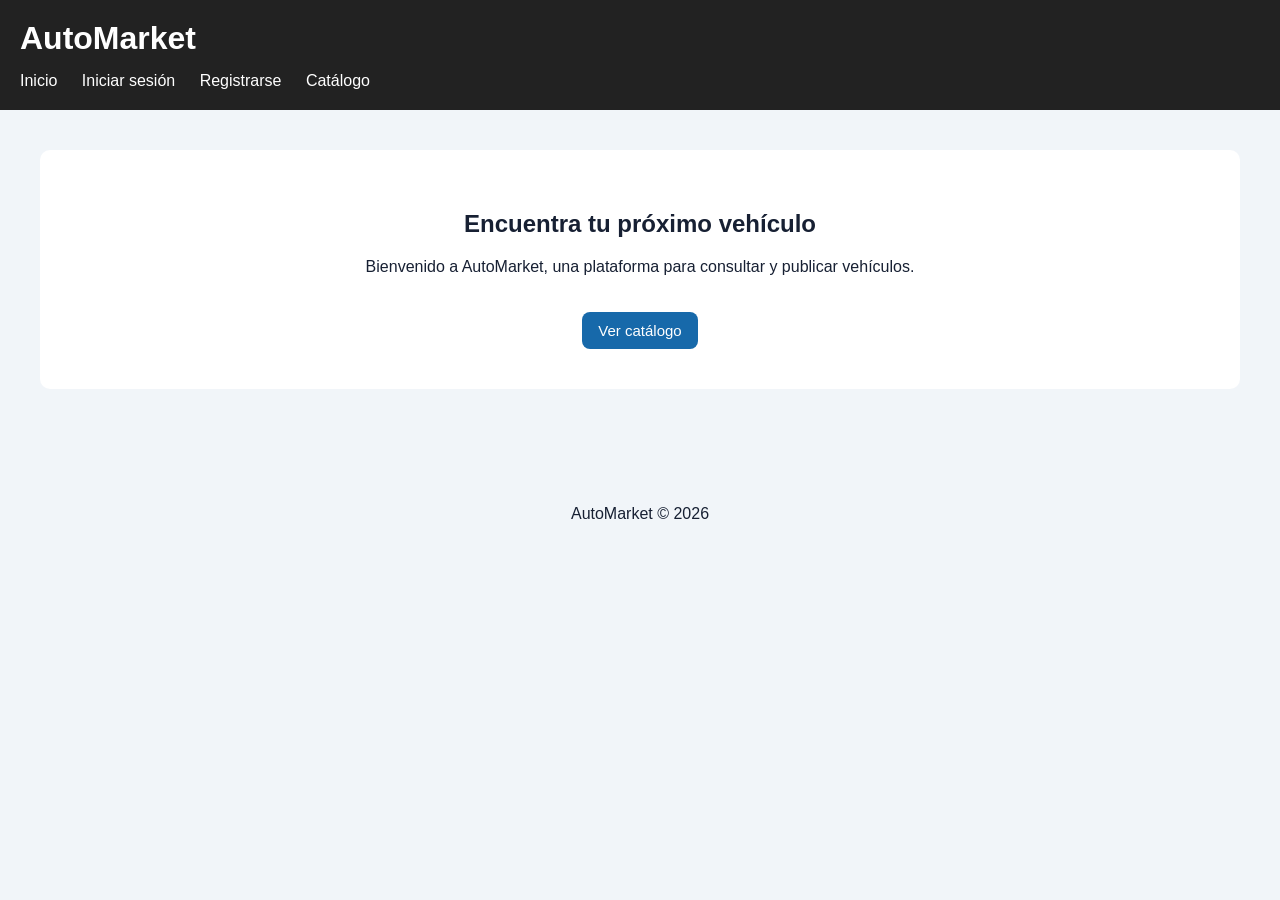
<file: templates/index.html>
<!DOCTYPE html>
<html lang="es">
<head>
    <meta charset="UTF-8">
    <meta name="viewport" content="width=device-width, initial-scale=1.0">
    <title>AutoMarket</title>

    <link rel="stylesheet" href="/static/css/style.css">
</head>

<body>

<header>
    <h1>AutoMarket</h1>

    <nav>
        <a href="/">Inicio</a>
        <a href="/login">Iniciar sesión</a>
        <a href="/registro">Registrarse</a>
        <a href="/catalogo">Catálogo</a>
    </nav>
</header>

<main>

    <section class="hero">
        <h2>Encuentra tu próximo vehículo</h2>

        <p>
            Bienvenido a AutoMarket, una plataforma para
            consultar y publicar vehículos.
        </p>

        <a class="boton" href="/catalogo">
            Ver catálogo
        </a>
    </section>

</main>

<footer>
    <p>AutoMarket © 2026</p>
</footer>

</body>
</html>
</file>
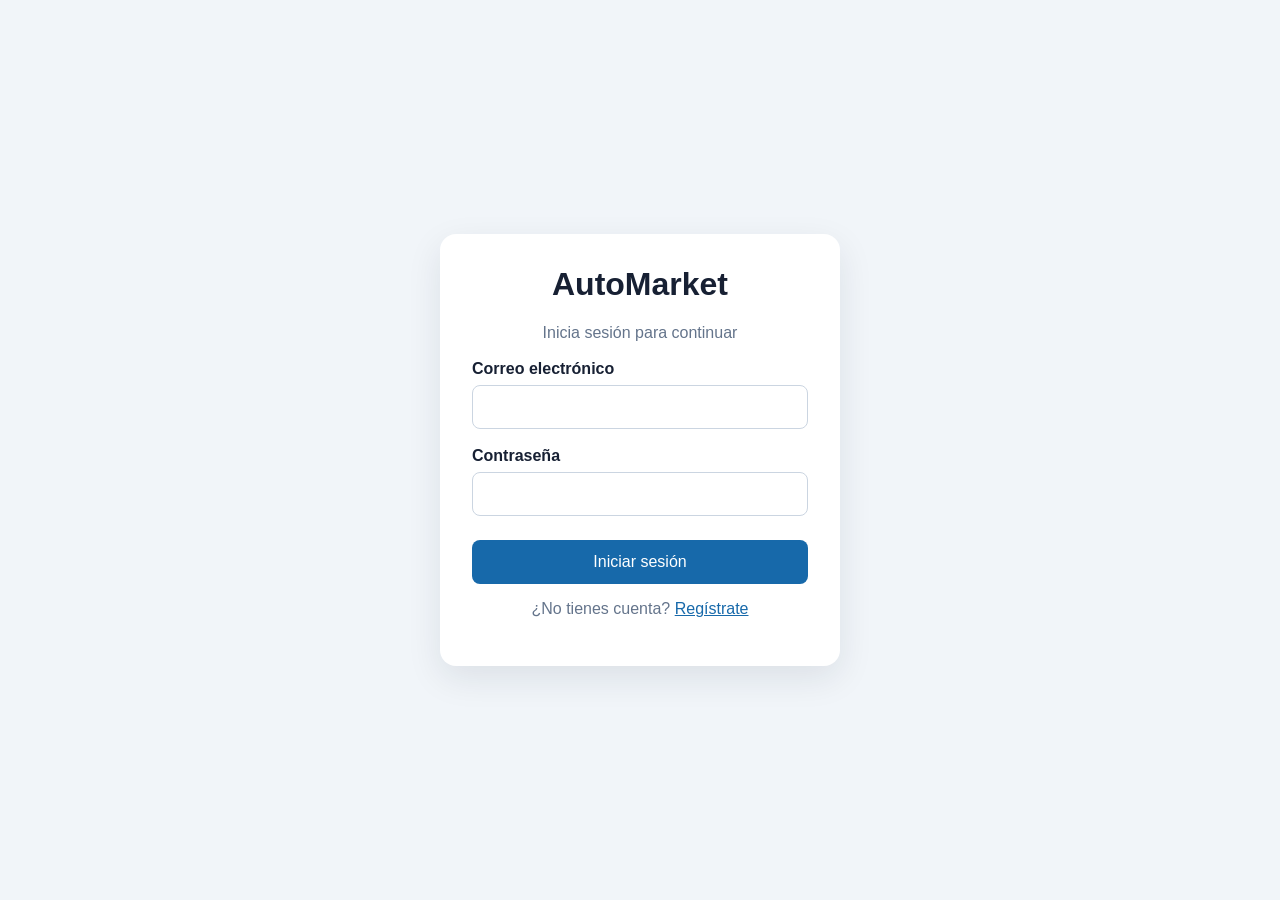
<file: templates/login.html>
<!DOCTYPE html>
<html lang="es">
<head>
    <meta charset="UTF-8">
    <meta name="viewport" content="width=device-width, initial-scale=1.0">
    <title>Iniciar sesión | AutoMarket</title>

    <style>
        * {
            box-sizing: border-box;
        }

        body {
            margin: 0;
            min-height: 100vh;
            display: grid;
            place-items: center;
            font-family: Arial, sans-serif;
            background: #f1f5f9;
            color: #172033;
        }

        .login-card {
            width: min(400px, 92%);
            padding: 32px;
            background: white;
            border-radius: 16px;
            box-shadow: 0 12px 35px #17203318;
        }

        h1 {
            margin-top: 0;
            text-align: center;
        }

        p {
            text-align: center;
            color: #64748b;
        }

        label {
            display: block;
            margin: 18px 0 7px;
            font-weight: bold;
        }

        input {
            width: 100%;
            padding: 12px;
            border: 1px solid #cbd5e1;
            border-radius: 8px;
            font-size: 16px;
        }

        button {
            width: 100%;
            margin-top: 24px;
            padding: 13px;
            border: 0;
            border-radius: 8px;
            background: #1769aa;
            color: white;
            font-size: 16px;
            cursor: pointer;
        }

        button:hover {
            background: #12558a;
        }

        .message {
            margin-top: 16px;
            font-size: 14px;
        }

        a {
            color: #1769aa;
        }
    </style>
</head>

<body>
    <main class="login-card">
        <h1>AutoMarket</h1>
        <p>Inicia sesión para continuar</p>

        <form id="loginForm">
            <label for="correo">Correo electrónico</label>
            <input
                id="correo"
                name="correo"
                type="email"
                autocomplete="email"
                required
            >

            <label for="contrasena">Contraseña</label>
            <input
                id="contrasena"
                name="contrasena"
                type="password"
                autocomplete="current-password"
                required
            >

            <button type="submit">Iniciar sesión</button>
            <p id="mensaje" class="message" role="status"></p>
        </form>

        <p>¿No tienes cuenta? <a href="/registro">Regístrate</a></p>
    </main>

    <script>
        const formulario = document.getElementById("loginForm");
        const mensaje = document.getElementById("mensaje");

        formulario.addEventListener("submit", async (evento) => {
            evento.preventDefault();
            mensaje.textContent = "Validando credenciales...";

            try {
                const respuesta = await fetch("/login", {
                    method: "POST",
                    headers: {
                        "Content-Type": "application/json"
                    },
                    body: JSON.stringify({
                        correo: document.getElementById("correo").value,
                        contrasena: document.getElementById("contrasena").value
                    })
                });

                const datos = await respuesta.json();

                if (!respuesta.ok) {
                    mensaje.textContent =
                        datos.mensaje ||
                        datos.error ||
                        "No fue posible iniciar sesión.";
                    return;
                }

                if (!datos.token) {
                    mensaje.textContent =
                        "El servidor no devolvió el token de autenticación.";
                    return;
                }

                sessionStorage.setItem("token", datos.token);
                sessionStorage.setItem(
                    "usuario",
                    JSON.stringify(datos.usuario)
                );

                mensaje.textContent = "Inicio de sesión correcto.";
                window.location.href = "/catalogo";
            } catch {
                mensaje.textContent =
                    "No se pudo conectar con AutoMarket. Intenta de nuevo.";
            }
        });
    </script>
</body>
</html>
</file>
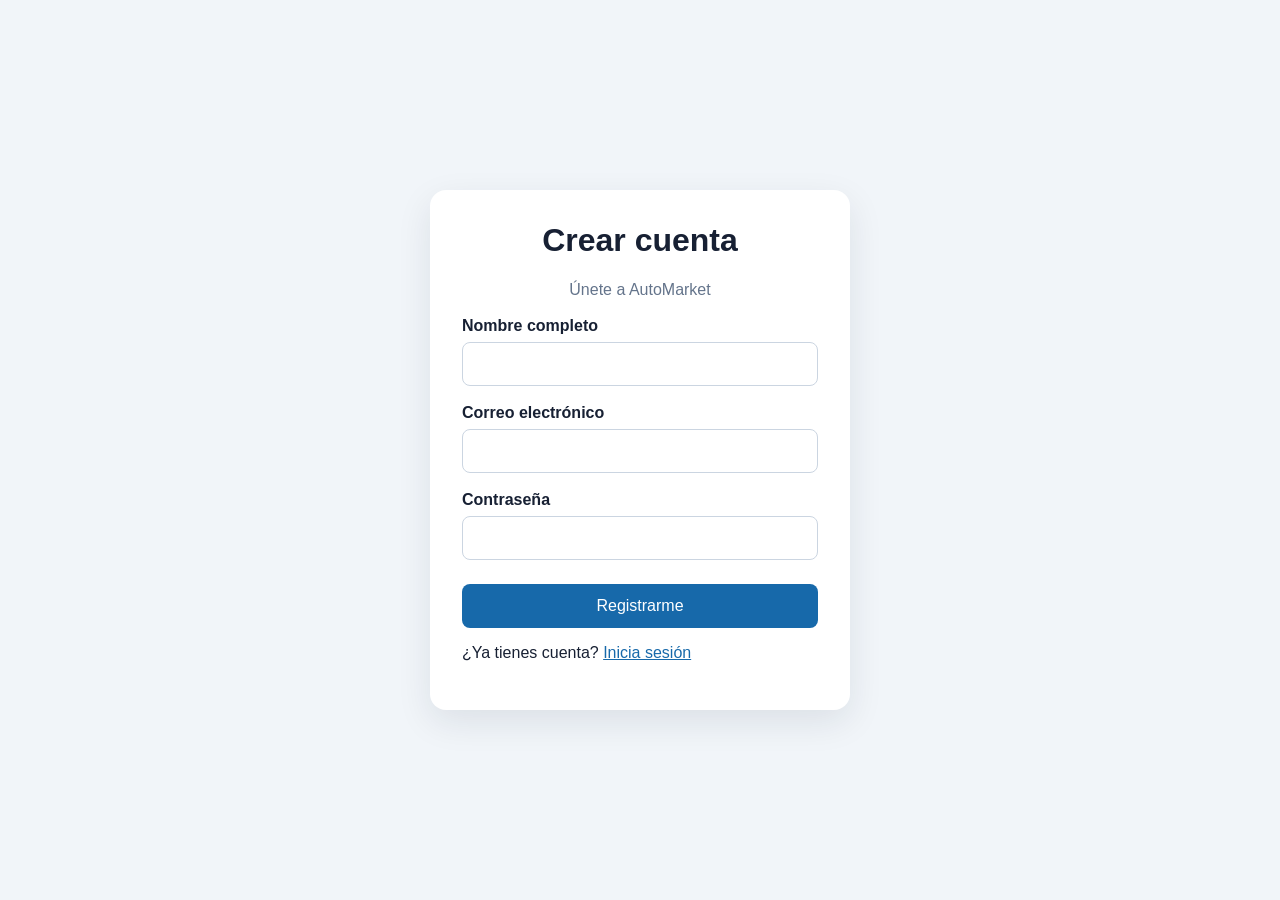
<file: templates/registro.html>
<!DOCTYPE html>
<html lang="es">
<head>
    <meta charset="UTF-8">
    <meta name="viewport" content="width=device-width, initial-scale=1.0">
    <title>Registro | AutoMarket</title>
    <style>
        * { box-sizing: border-box; }

        body {
            margin: 0;
            min-height: 100vh;
            display: grid;
            place-items: center;
            font-family: Arial, sans-serif;
            background: #f1f5f9;
            color: #172033;
        }

        .card {
            width: min(420px, 92%);
            padding: 32px;
            background: white;
            border-radius: 16px;
            box-shadow: 0 12px 35px #17203318;
        }

        h1 { margin-top: 0; text-align: center; }
        .subtitle { text-align: center; color: #64748b; }

        label {
            display: block;
            margin: 18px 0 7px;
            font-weight: bold;
        }

        input {
            width: 100%;
            padding: 12px;
            border: 1px solid #cbd5e1;
            border-radius: 8px;
            font-size: 16px;
        }

        button {
            width: 100%;
            margin-top: 24px;
            padding: 13px;
            border: 0;
            border-radius: 8px;
            background: #1769aa;
            color: white;
            font-size: 16px;
            cursor: pointer;
        }

        button:hover { background: #12558a; }
        .message { margin-top: 16px; text-align: center; }
        a { color: #1769aa; }
    </style>
</head>
<body>
    <main class="card">
        <h1>Crear cuenta</h1>
        <p class="subtitle">Únete a AutoMarket</p>

        <form id="registroForm">
            <label for="nombre">Nombre completo</label>
            <input id="nombre" name="nombre" type="text"
                   autocomplete="name" required>

            <label for="correo">Correo electrónico</label>
            <input id="correo" name="correo" type="email"
                   autocomplete="email" required>

            <label for="contrasena">Contraseña</label>
            <input id="contrasena" name="contrasena" type="password"
                   autocomplete="new-password" required>

            <button type="submit">Registrarme</button>
            <p id="mensaje" class="message" role="status"></p>
        </form>

        <p>¿Ya tienes cuenta? <a href="/login">Inicia sesión</a></p>
    </main>

    <script>
        const formulario = document.getElementById("registroForm");
        const mensaje = document.getElementById("mensaje");

        formulario.addEventListener("submit", async (evento) => {
            evento.preventDefault();
            mensaje.textContent = "Registrando usuario...";

            try {
                const respuesta = await fetch("/usuarios", {
                    method: "POST",
                    headers: { "Content-Type": "application/json" },
                    body: JSON.stringify({
                        nombre: document.getElementById("nombre").value,
                        correo: document.getElementById("correo").value,
                        contrasena: document.getElementById("contrasena").value
                    })
                });

                const datos = await respuesta.json();

                if (!respuesta.ok) {
                    mensaje.textContent =
                        datos.mensaje || datos.error || "No fue posible registrarse.";
                    return;
                }

                mensaje.textContent = "Registro exitoso. Ya puedes iniciar sesión.";
                formulario.reset();
            } catch {
                mensaje.textContent =
                    "No se pudo conectar con AutoMarket. Intenta de nuevo.";
            }
        });
    </script>
</body>
</html>
</file>
<file: static/css/style.css>
<<<<<<< HEAD
body {
    margin: 0;
    font-family: Arial, sans-serif;
    background: #f4f4f4;
    color: #222;
}

header {
    background: #222;
    color: white;
    padding: 20px;
}

header h1 {
    margin: 0 0 15px 0;
}

nav a {
    color: white;
    text-decoration: none;
    margin-right: 20px;
}

nav a:hover {
    text-decoration: underline;
}

main {
    padding: 40px;
}

.hero {
    background: white;
    padding: 40px;
    border-radius: 10px;
    text-align: center;
}

.boton {
    display: inline-block;
    margin-top: 20px;
    padding: 12px 20px;
    background: #222;
    color: white;
    text-decoration: none;
    border-radius: 5px;
}

footer {
    margin-top: 40px;
    padding: 20px;
    text-align: center;
}

.catalogo-header {
    text-align: center;
    margin-bottom: 30px;
}

.vehiculos {
    display: grid;
    grid-template-columns: repeat(auto-fit, minmax(280px, 1fr));
    gap: 25px;
}

.vehiculo-card {
    background: white;
    border-radius: 10px;
    overflow: hidden;
    box-shadow: 0 2px 8px rgba(0, 0, 0, 0.15);
}

.vehiculo-info {
    padding: 20px;
}

.vehiculo-info h3 {
    margin-top: 0;
    font-size: 22px;
}

.precio {
    font-size: 22px;
    font-weight: bold;
}

.estado {
    display: inline-block;
    margin-top: 10px;
    padding: 5px 10px;
    border-radius: 5px;
    background: #d4edda;
    color: #155724;
}

.mensaje-error {
    padding: 20px;
    background: #f8d7da;
    color: #721c24;
    border-radius: 5px;
}

.sin-vehiculos {
    background: white;
    padding: 40px;
    text-align: center;
    border-radius: 10px;
}

.vehiculo-imagen {
    width: 100%;
    height: 220px;
    overflow: hidden;
    background: #ddd;
    border-radius: 8px 8px 0 0;
}

.vehiculo-imagen img {
    width: 100%;
    height: 100%;
    object-fit: cover;
    display: block;
}

=======
* { box-sizing: border-box; }

body {
  margin: 0;
  font-family: Arial, sans-serif;
  background: #f1f5f9;
  color: #172033;
}

/* ---------- navegación (nav.html) ---------- */
.menu {
  display: flex;
  align-items: center;
  gap: 24px;
  flex-wrap: wrap;
  padding: 14px 24px;
  background: #172033;
  color: white;
}
.menu .marca { font-weight: bold; font-size: 20px; }
.menu ul { display: flex; gap: 18px; flex-wrap: wrap; margin: 0; padding: 0; list-style: none; flex: 1; }
.menu a { color: #cbd5e1; text-decoration: none; }
.menu a:hover { color: white; }
.menu .rol { font-size: 13px; color: #94a3b8; }
.menu button.salir {
  background: transparent; color: #cbd5e1; border: 1px solid #475569;
  border-radius: 6px; padding: 5px 10px; cursor: pointer;
}
.menu button.salir:hover { color: white; border-color: white; }

/* ---------- contenido ---------- */
main.contenido { max-width: 1100px; margin: 0 auto; padding: 28px 20px 60px; }
h1 { margin: 0 0 6px; }
.subtitulo { margin: 0 0 24px; color: #64748b; }

.rejilla {
  display: grid;
  grid-template-columns: repeat(auto-fill, minmax(260px, 1fr));
  gap: 20px;
}

.tarjeta {
  display: flex; flex-direction: column;
  background: white; border-radius: 14px; overflow: hidden;
  box-shadow: 0 8px 24px #17203314;
}
.tarjeta img { width: 100%; aspect-ratio: 16 / 10; object-fit: cover; background: #e2e8f0; display: block; }
.tarjeta .cuerpo { padding: 16px; display: flex; flex-direction: column; gap: 6px; flex: 1; }
.tarjeta h2 { margin: 0; font-size: 20px; }
.tarjeta .precio { font-size: 20px; font-weight: bold; color: #1769aa; }
.tarjeta .dato { color: #64748b; font-size: 14px; }
.tarjeta .acciones { margin-top: auto; padding-top: 10px; display: flex; gap: 8px; flex-wrap: wrap; }

.boton, button.boton {
  display: inline-block; padding: 10px 16px; border: 0; border-radius: 8px;
  background: #1769aa; color: white; font-size: 15px; text-decoration: none; cursor: pointer;
}
.boton:hover { background: #12558a; }
.boton.secundario { background: #e2e8f0; color: #172033; }
.boton.secundario:hover { background: #cbd5e1; }

.insignia { display: inline-block; padding: 3px 10px; border-radius: 999px; font-size: 12px; font-weight: bold; width: fit-content; }
.insignia.pendiente_aprobacion { background: #fef3c7; color: #92400e; }
.insignia.publicado { background: #dcfce7; color: #166534; }
.insignia.vendido { background: #e2e8f0; color: #475569; }

.mensaje { margin: 16px 0; font-size: 15px; }
.mensaje.error { color: #b91c1c; }
.mensaje.ok { color: #166534; }
.vacio { padding: 40px; text-align: center; color: #64748b; background: white; border-radius: 14px; }

/* ---------- detalle ---------- */
.detalle { display: grid; grid-template-columns: 1.2fr 1fr; gap: 28px; background: white; border-radius: 14px; overflow: hidden; box-shadow: 0 8px 24px #17203314; }
.detalle img { width: 100%; height: 100%; object-fit: cover; min-height: 260px; background: #e2e8f0; }
.detalle .info { padding: 28px; display: flex; flex-direction: column; gap: 10px; }
.detalle .info h1 { font-size: 30px; }
.detalle .descripcion { line-height: 1.5; color: #334155; }
@media (max-width: 720px) { .detalle { grid-template-columns: 1fr; } }

/* ---------- formulario ---------- */
.formulario { max-width: 520px; background: white; padding: 28px; border-radius: 14px; box-shadow: 0 8px 24px #17203314; }
.formulario label { display: block; margin: 16px 0 6px; font-weight: bold; }
.formulario input, .formulario textarea {
  width: 100%; padding: 12px; border: 1px solid #cbd5e1; border-radius: 8px; font-size: 16px; font-family: inherit;
}
.formulario textarea { min-height: 100px; resize: vertical; }
.formulario .boton { margin-top: 22px; width: 100%; padding: 13px; }

.formulario .vista-previa { width: 100%; margin-top: 12px; border-radius: 8px; max-height: 260px; object-fit: cover; }
.formulario .vista-previa[hidden] { display: none; }
>>>>>>> origin/main
</file>
